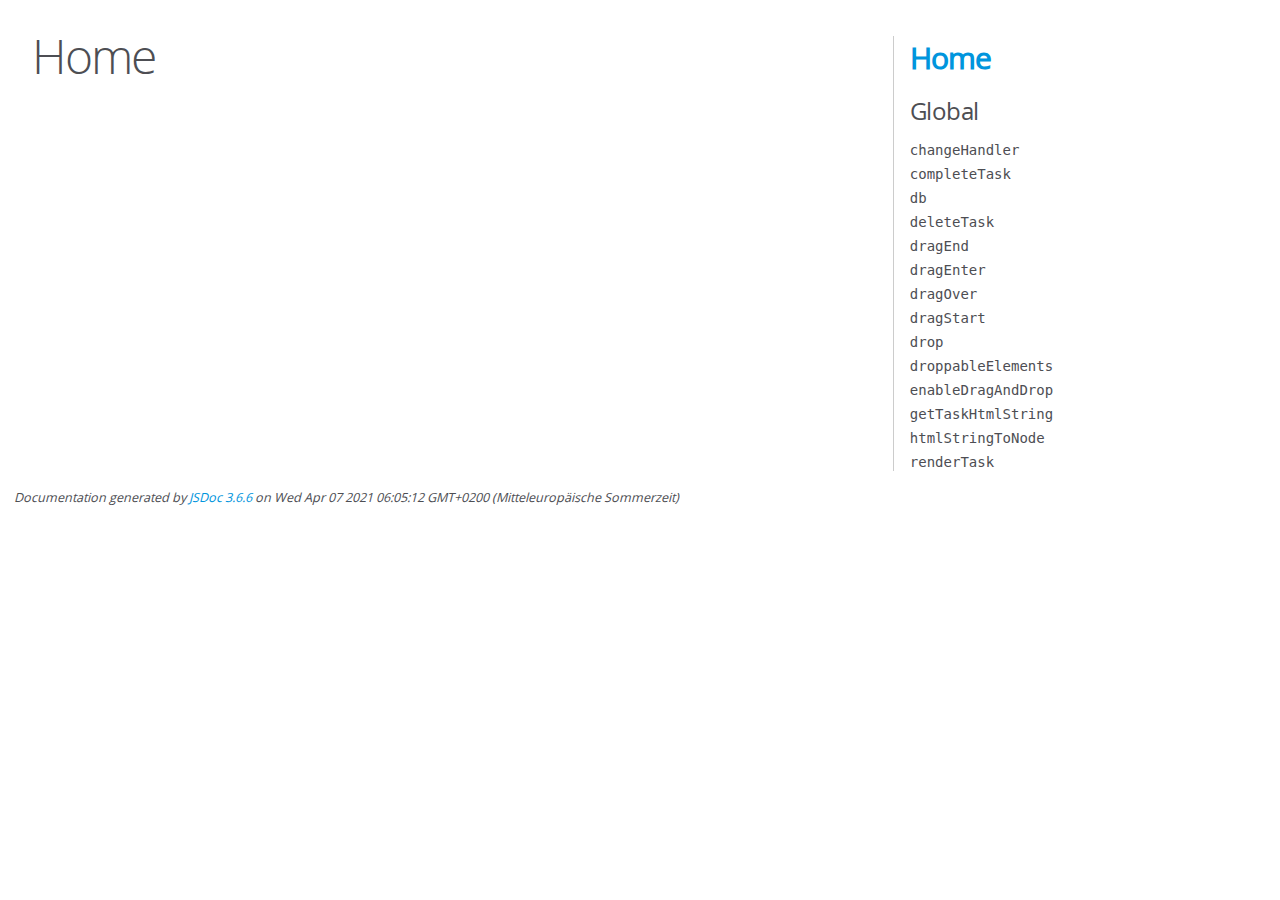
<file: docs/index.html>
<!DOCTYPE html>
<html lang="en">
<head>
    <meta charset="utf-8">
    <title>JSDoc: Home</title>

    <script src="scripts/prettify/prettify.js"> </script>
    <script src="scripts/prettify/lang-css.js"> </script>
    <!--[if lt IE 9]>
      <script src="//html5shiv.googlecode.com/svn/trunk/html5.js"></script>
    <![endif]-->
    <link type="text/css" rel="stylesheet" href="styles/prettify-tomorrow.css">
    <link type="text/css" rel="stylesheet" href="styles/jsdoc-default.css">
</head>

<body>

<div id="main">

    <h1 class="page-title">Home</h1>

    



    


    <h3> </h3>










    









</div>

<nav>
    <h2><a href="index.html">Home</a></h2><h3>Global</h3><ul><li><a href="global.html#changeHandler">changeHandler</a></li><li><a href="global.html#completeTask">completeTask</a></li><li><a href="global.html#db">db</a></li><li><a href="global.html#deleteTask">deleteTask</a></li><li><a href="global.html#dragEnd">dragEnd</a></li><li><a href="global.html#dragEnter">dragEnter</a></li><li><a href="global.html#dragOver">dragOver</a></li><li><a href="global.html#dragStart">dragStart</a></li><li><a href="global.html#drop">drop</a></li><li><a href="global.html#droppableElements">droppableElements</a></li><li><a href="global.html#enableDragAndDrop">enableDragAndDrop</a></li><li><a href="global.html#getTaskHtmlString">getTaskHtmlString</a></li><li><a href="global.html#htmlStringToNode">htmlStringToNode</a></li><li><a href="global.html#renderTask">renderTask</a></li></ul>
</nav>

<br class="clear">

<footer>
    Documentation generated by <a href="https://github.com/jsdoc/jsdoc">JSDoc 3.6.6</a> on Wed Apr 07 2021 06:05:12 GMT+0200 (Mitteleuropäische Sommerzeit)
</footer>

<script> prettyPrint(); </script>
<script src="scripts/linenumber.js"> </script>
</body>
</html>
</file>
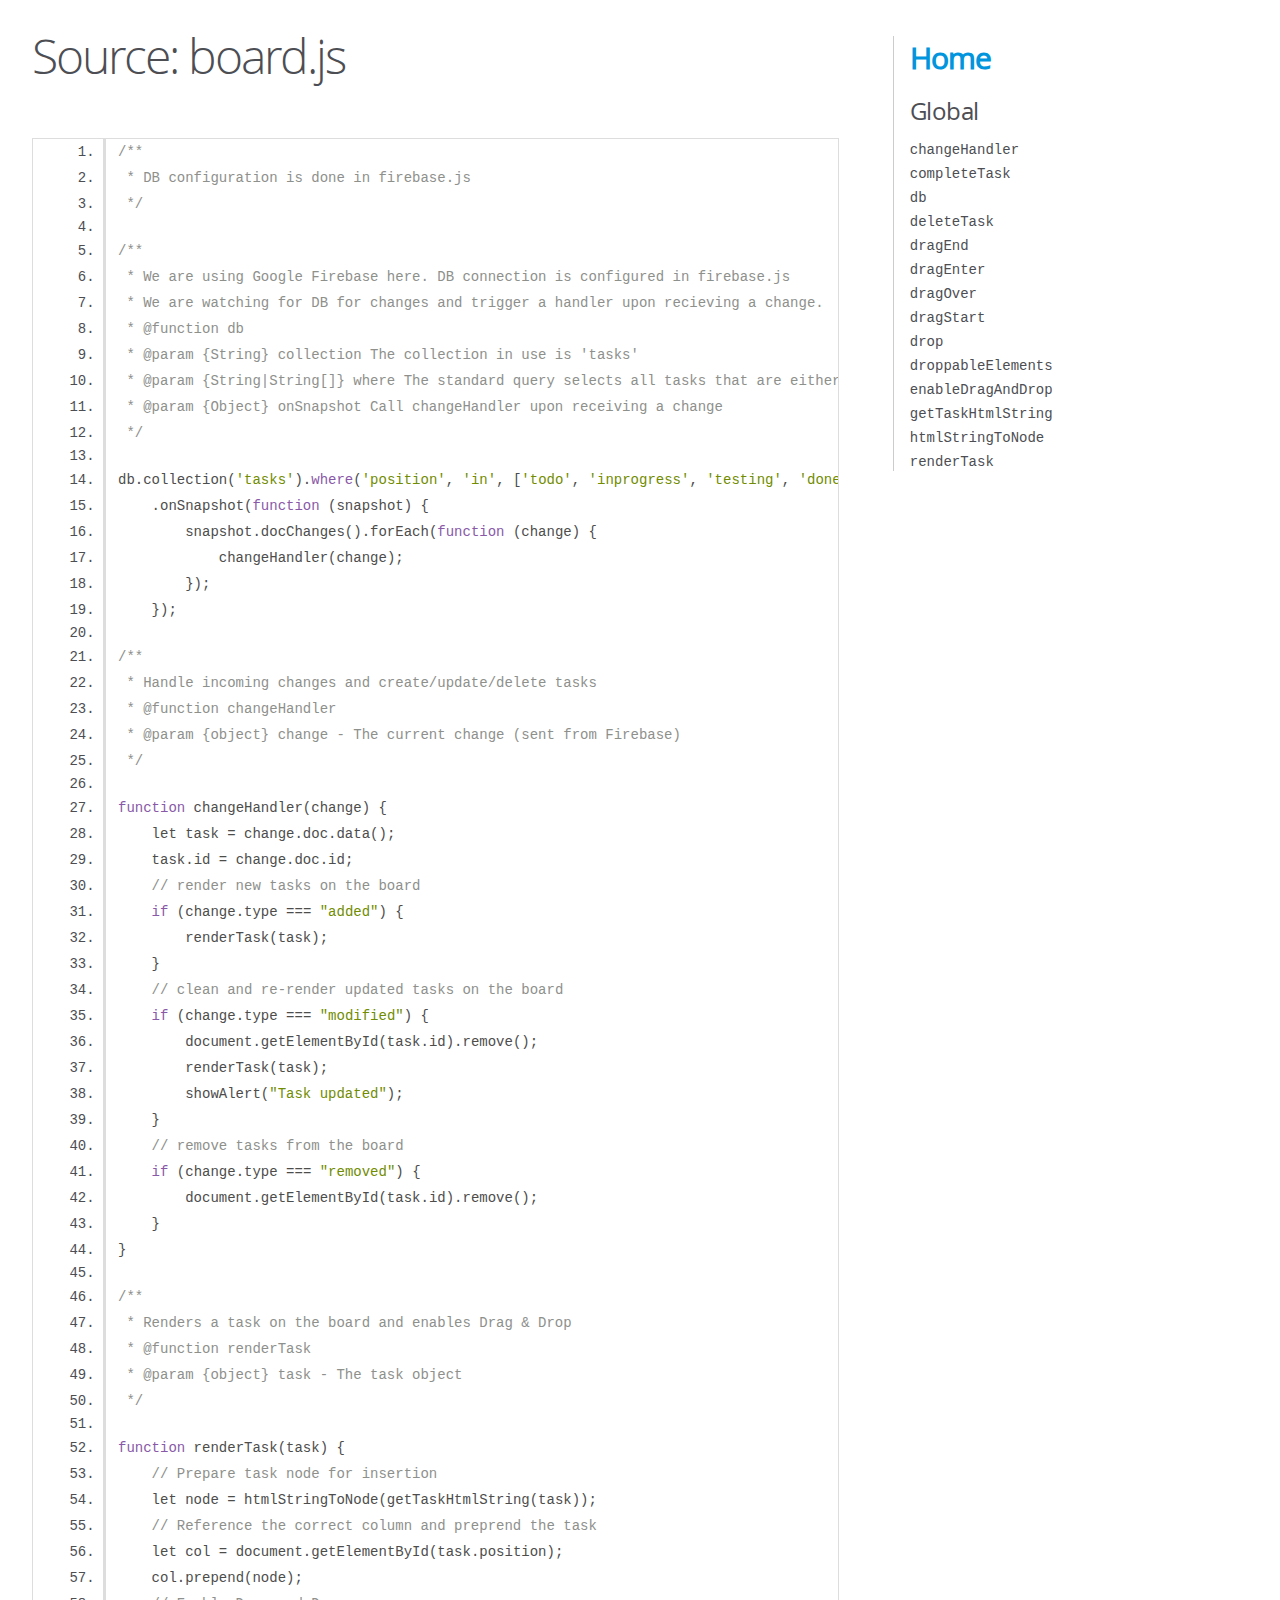
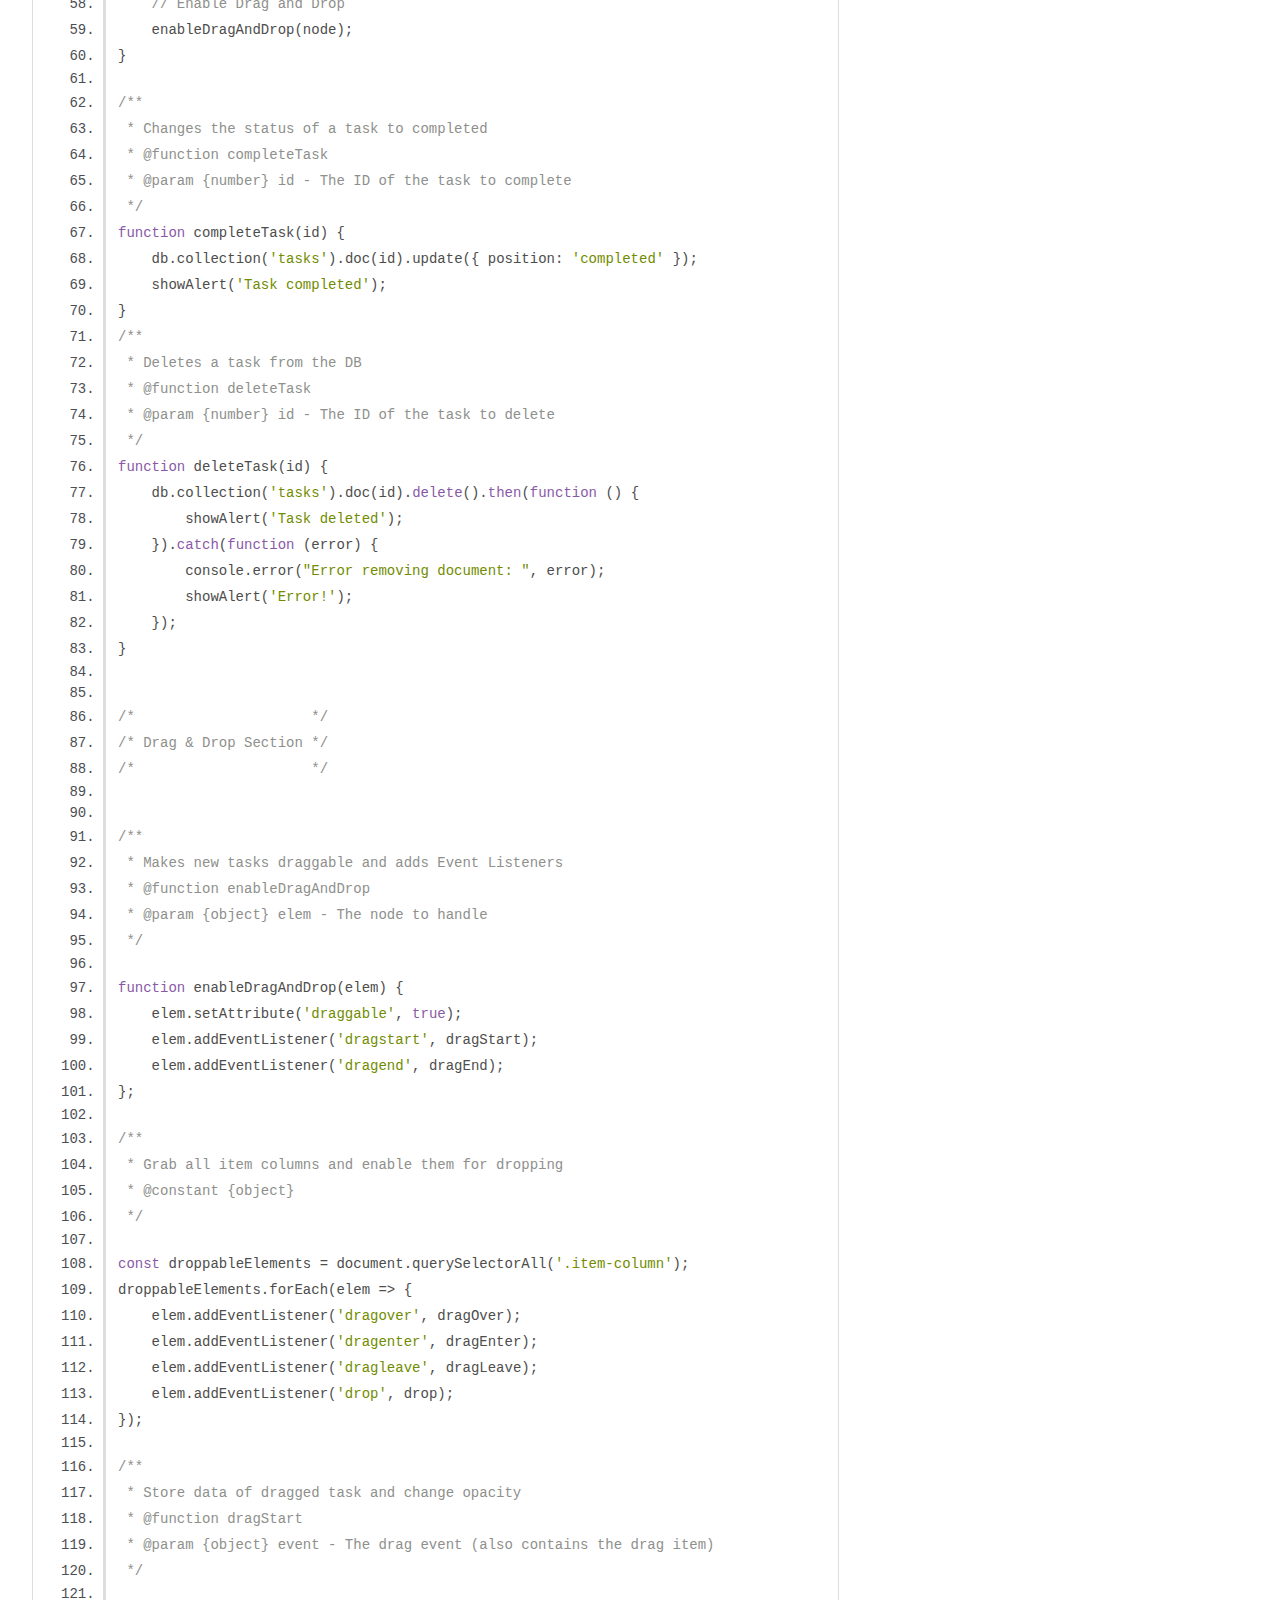
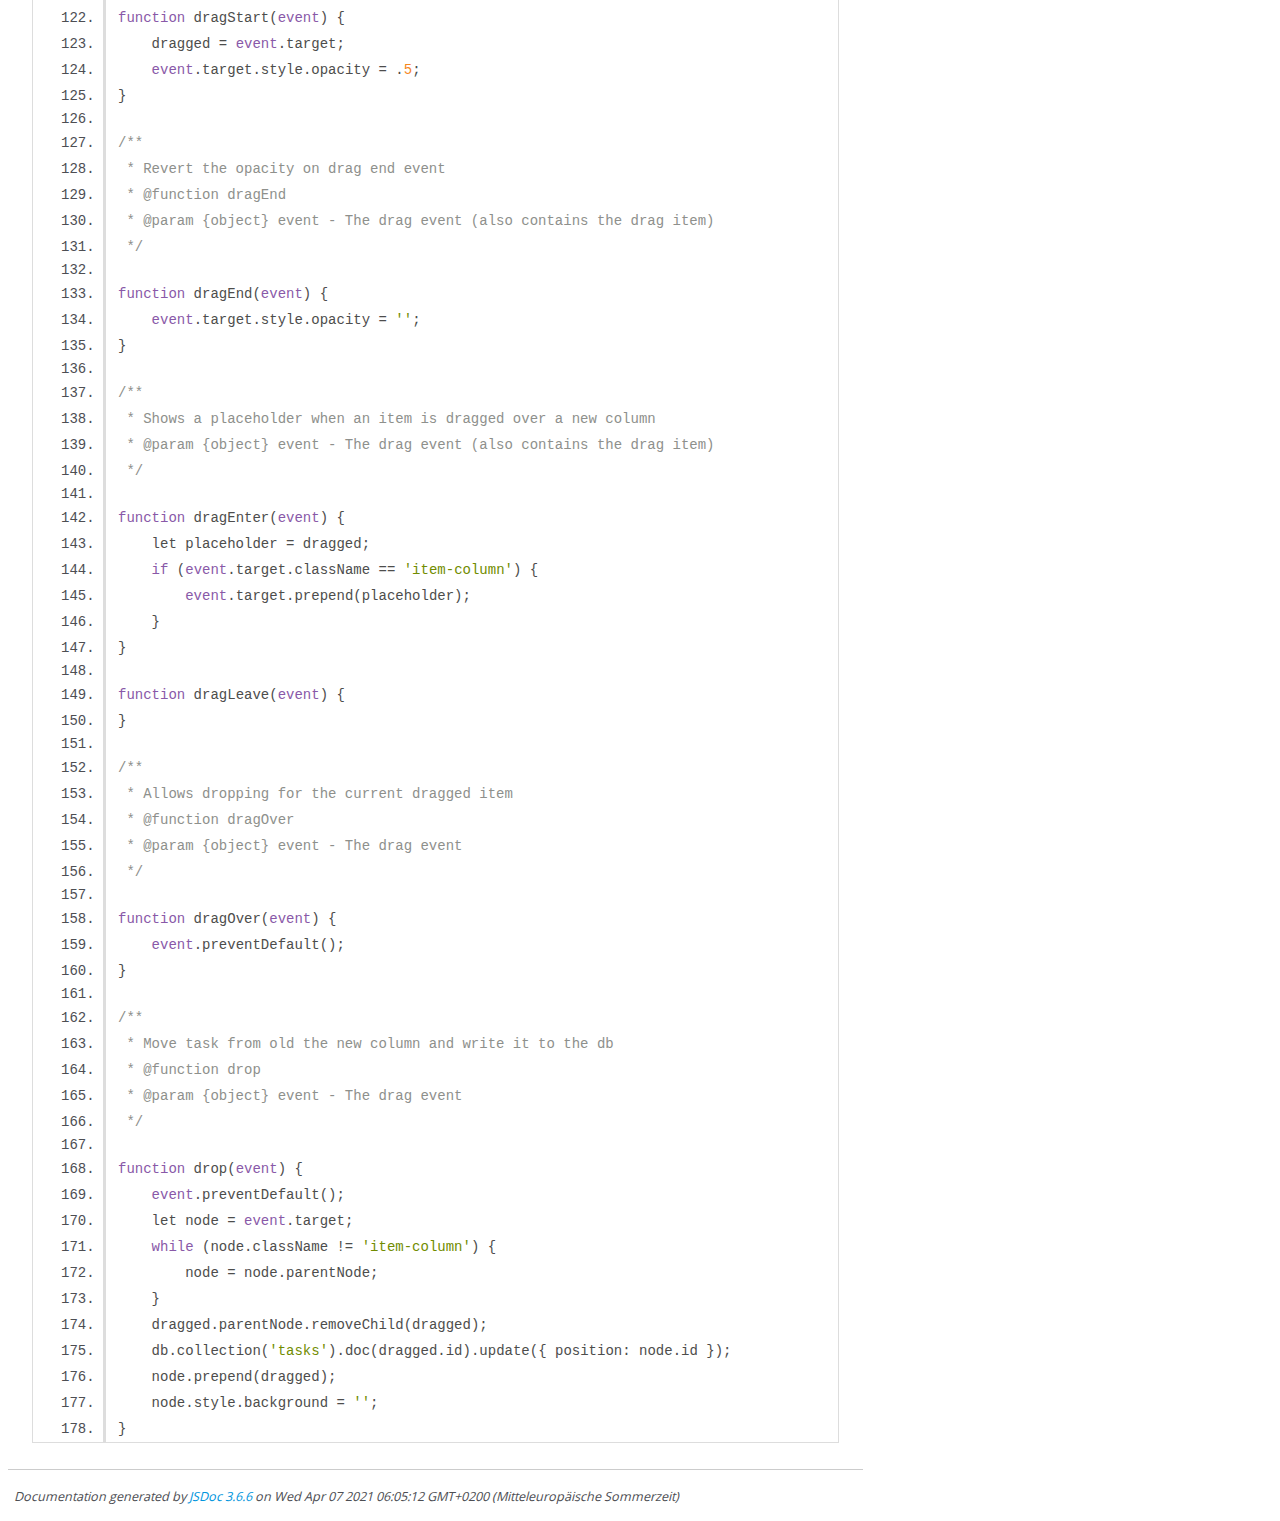
<file: docs/board.js.html>
<!DOCTYPE html>
<html lang="en">
<head>
    <meta charset="utf-8">
    <title>JSDoc: Source: board.js</title>

    <script src="scripts/prettify/prettify.js"> </script>
    <script src="scripts/prettify/lang-css.js"> </script>
    <!--[if lt IE 9]>
      <script src="//html5shiv.googlecode.com/svn/trunk/html5.js"></script>
    <![endif]-->
    <link type="text/css" rel="stylesheet" href="styles/prettify-tomorrow.css">
    <link type="text/css" rel="stylesheet" href="styles/jsdoc-default.css">
</head>

<body>

<div id="main">

    <h1 class="page-title">Source: board.js</h1>

    



    
    <section>
        <article>
            <pre class="prettyprint source linenums"><code>/**
 * DB configuration is done in firebase.js
 */

/**
 * We are using Google Firebase here. DB connection is configured in firebase.js
 * We are watching for DB for changes and trigger a handler upon recieving a change.
 * @function db
 * @param {String} collection The collection in use is 'tasks'
 * @param {String|String[]} where The standard query selects all tasks that are either in To Do, In Progress, Testing or Done
 * @param {Object} onSnapshot Call changeHandler upon receiving a change
 */

db.collection('tasks').where('position', 'in', ['todo', 'inprogress', 'testing', 'done'])
    .onSnapshot(function (snapshot) {
        snapshot.docChanges().forEach(function (change) {
            changeHandler(change);
        });
    });

/**
 * Handle incoming changes and create/update/delete tasks
 * @function changeHandler
 * @param {object} change - The current change (sent from Firebase)
 */

function changeHandler(change) {
    let task = change.doc.data();
    task.id = change.doc.id;
    // render new tasks on the board
    if (change.type === "added") {
        renderTask(task);
    }
    // clean and re-render updated tasks on the board
    if (change.type === "modified") {
        document.getElementById(task.id).remove();
        renderTask(task);
        showAlert("Task updated");
    }
    // remove tasks from the board
    if (change.type === "removed") {
        document.getElementById(task.id).remove();
    }
}

/**
 * Renders a task on the board and enables Drag &amp; Drop
 * @function renderTask
 * @param {object} task - The task object
 */

function renderTask(task) {
    // Prepare task node for insertion
    let node = htmlStringToNode(getTaskHtmlString(task));
    // Reference the correct column and preprend the task
    let col = document.getElementById(task.position);
    col.prepend(node);
    // Enable Drag and Drop
    enableDragAndDrop(node);
}

/**
 * Changes the status of a task to completed
 * @function completeTask
 * @param {number} id - The ID of the task to complete
 */
function completeTask(id) {
    db.collection('tasks').doc(id).update({ position: 'completed' });
    showAlert('Task completed');
}
/**
 * Deletes a task from the DB
 * @function deleteTask
 * @param {number} id - The ID of the task to delete
 */
function deleteTask(id) {
    db.collection('tasks').doc(id).delete().then(function () {
        showAlert('Task deleted');
    }).catch(function (error) {
        console.error("Error removing document: ", error);
        showAlert('Error!');
    });
}


/*                     */
/* Drag &amp; Drop Section */
/*                     */


/**
 * Makes new tasks draggable and adds Event Listeners
 * @function enableDragAndDrop
 * @param {object} elem - The node to handle
 */

function enableDragAndDrop(elem) {
    elem.setAttribute('draggable', true);
    elem.addEventListener('dragstart', dragStart);
    elem.addEventListener('dragend', dragEnd);
};

/**
 * Grab all item columns and enable them for dropping
 * @constant {object} 
 */

const droppableElements = document.querySelectorAll('.item-column');
droppableElements.forEach(elem => {
    elem.addEventListener('dragover', dragOver);
    elem.addEventListener('dragenter', dragEnter);
    elem.addEventListener('dragleave', dragLeave);
    elem.addEventListener('drop', drop);
});

/**
 * Store data of dragged task and change opacity
 * @function dragStart
 * @param {object} event - The drag event (also contains the drag item)
 */

function dragStart(event) {
    dragged = event.target;
    event.target.style.opacity = .5;
}

/**
 * Revert the opacity on drag end event
 * @function dragEnd
 * @param {object} event - The drag event (also contains the drag item)
 */

function dragEnd(event) {
    event.target.style.opacity = '';
}

/**
 * Shows a placeholder when an item is dragged over a new column
 * @param {object} event - The drag event (also contains the drag item)
 */

function dragEnter(event) {
    let placeholder = dragged;
    if (event.target.className == 'item-column') {
        event.target.prepend(placeholder);
    }
}

function dragLeave(event) {
}

/**
 * Allows dropping for the current dragged item
 * @function dragOver
 * @param {object} event - The drag event
 */

function dragOver(event) {
    event.preventDefault();
}

/**
 * Move task from old the new column and write it to the db
 * @function drop
 * @param {object} event - The drag event
 */

function drop(event) {
    event.preventDefault();
    let node = event.target;
    while (node.className != 'item-column') {
        node = node.parentNode;
    }
    dragged.parentNode.removeChild(dragged);
    db.collection('tasks').doc(dragged.id).update({ position: node.id });
    node.prepend(dragged);
    node.style.background = '';
}</code></pre>
        </article>
    </section>




</div>

<nav>
    <h2><a href="index.html">Home</a></h2><h3>Global</h3><ul><li><a href="global.html#changeHandler">changeHandler</a></li><li><a href="global.html#completeTask">completeTask</a></li><li><a href="global.html#db">db</a></li><li><a href="global.html#deleteTask">deleteTask</a></li><li><a href="global.html#dragEnd">dragEnd</a></li><li><a href="global.html#dragEnter">dragEnter</a></li><li><a href="global.html#dragOver">dragOver</a></li><li><a href="global.html#dragStart">dragStart</a></li><li><a href="global.html#drop">drop</a></li><li><a href="global.html#droppableElements">droppableElements</a></li><li><a href="global.html#enableDragAndDrop">enableDragAndDrop</a></li><li><a href="global.html#getTaskHtmlString">getTaskHtmlString</a></li><li><a href="global.html#htmlStringToNode">htmlStringToNode</a></li><li><a href="global.html#renderTask">renderTask</a></li></ul>
</nav>

<br class="clear">

<footer>
    Documentation generated by <a href="https://github.com/jsdoc/jsdoc">JSDoc 3.6.6</a> on Wed Apr 07 2021 06:05:12 GMT+0200 (Mitteleuropäische Sommerzeit)
</footer>

<script> prettyPrint(); </script>
<script src="scripts/linenumber.js"> </script>
</body>
</html>
</file>
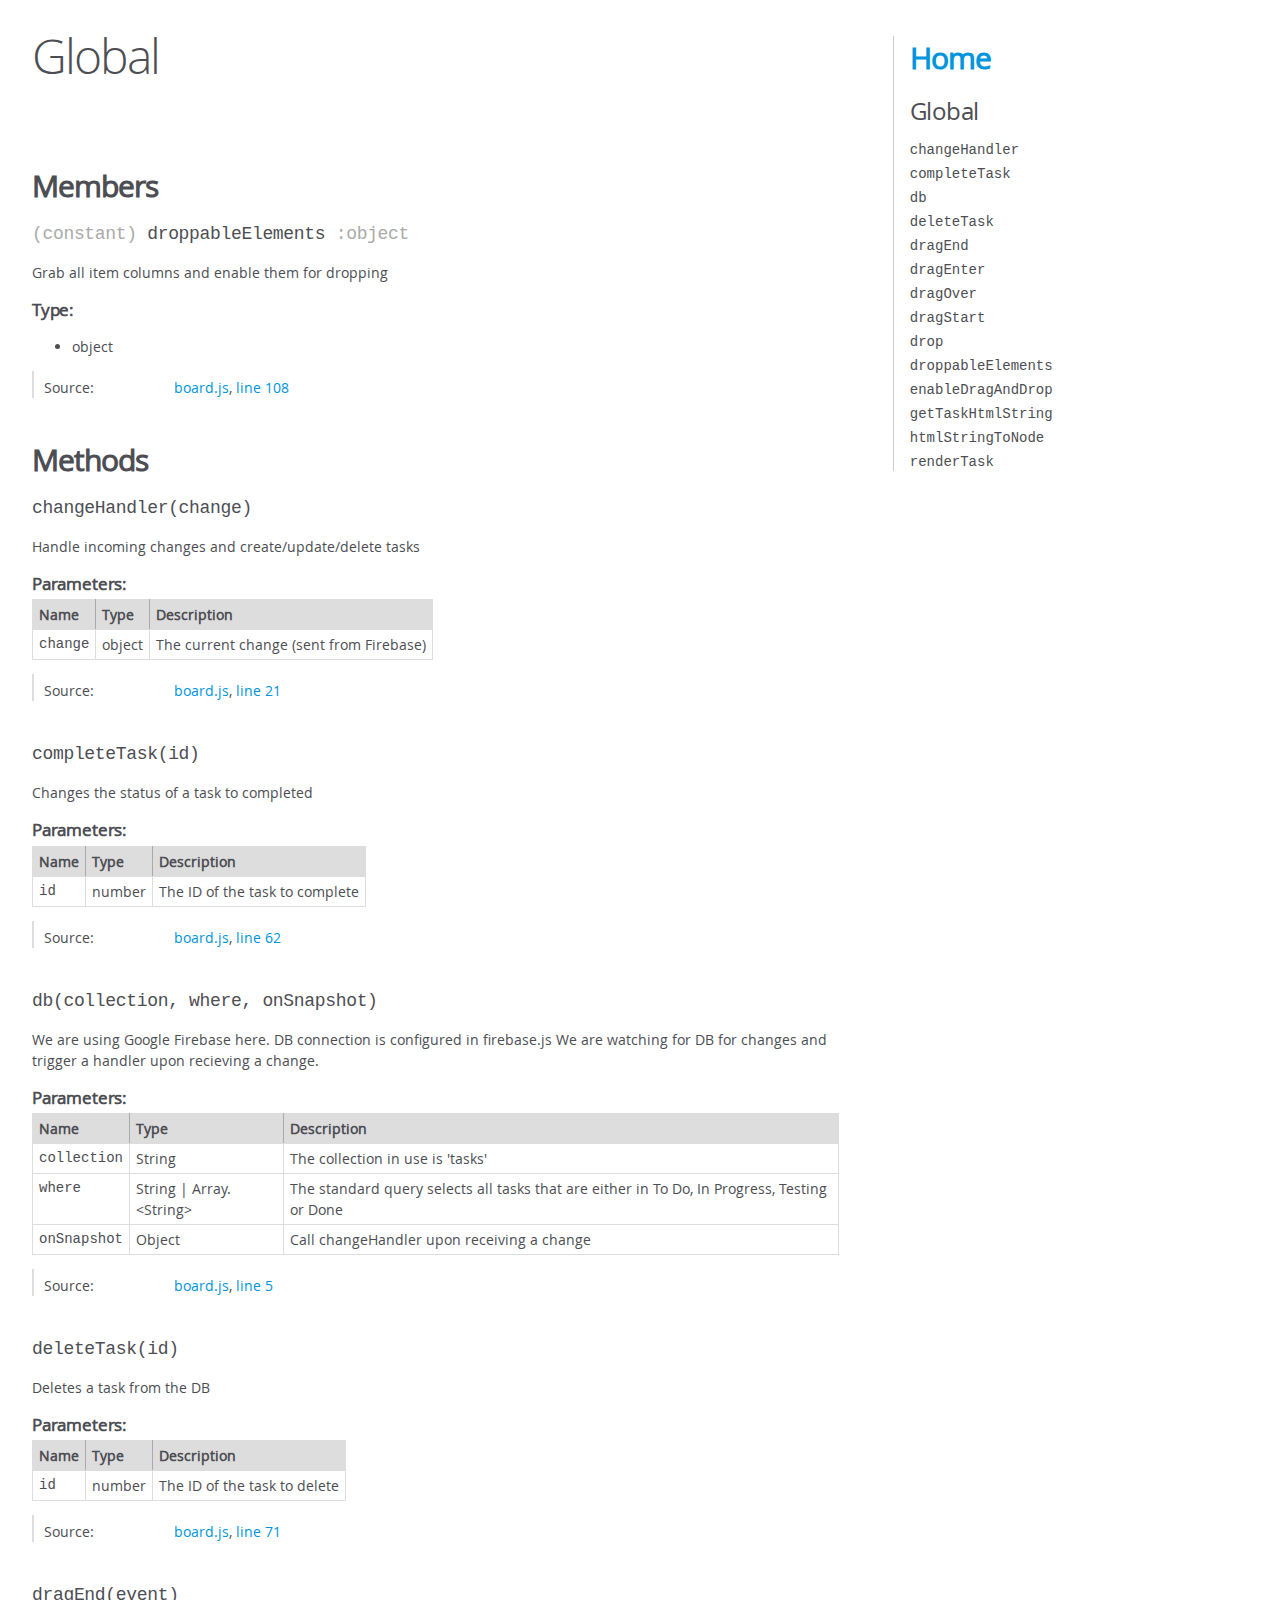
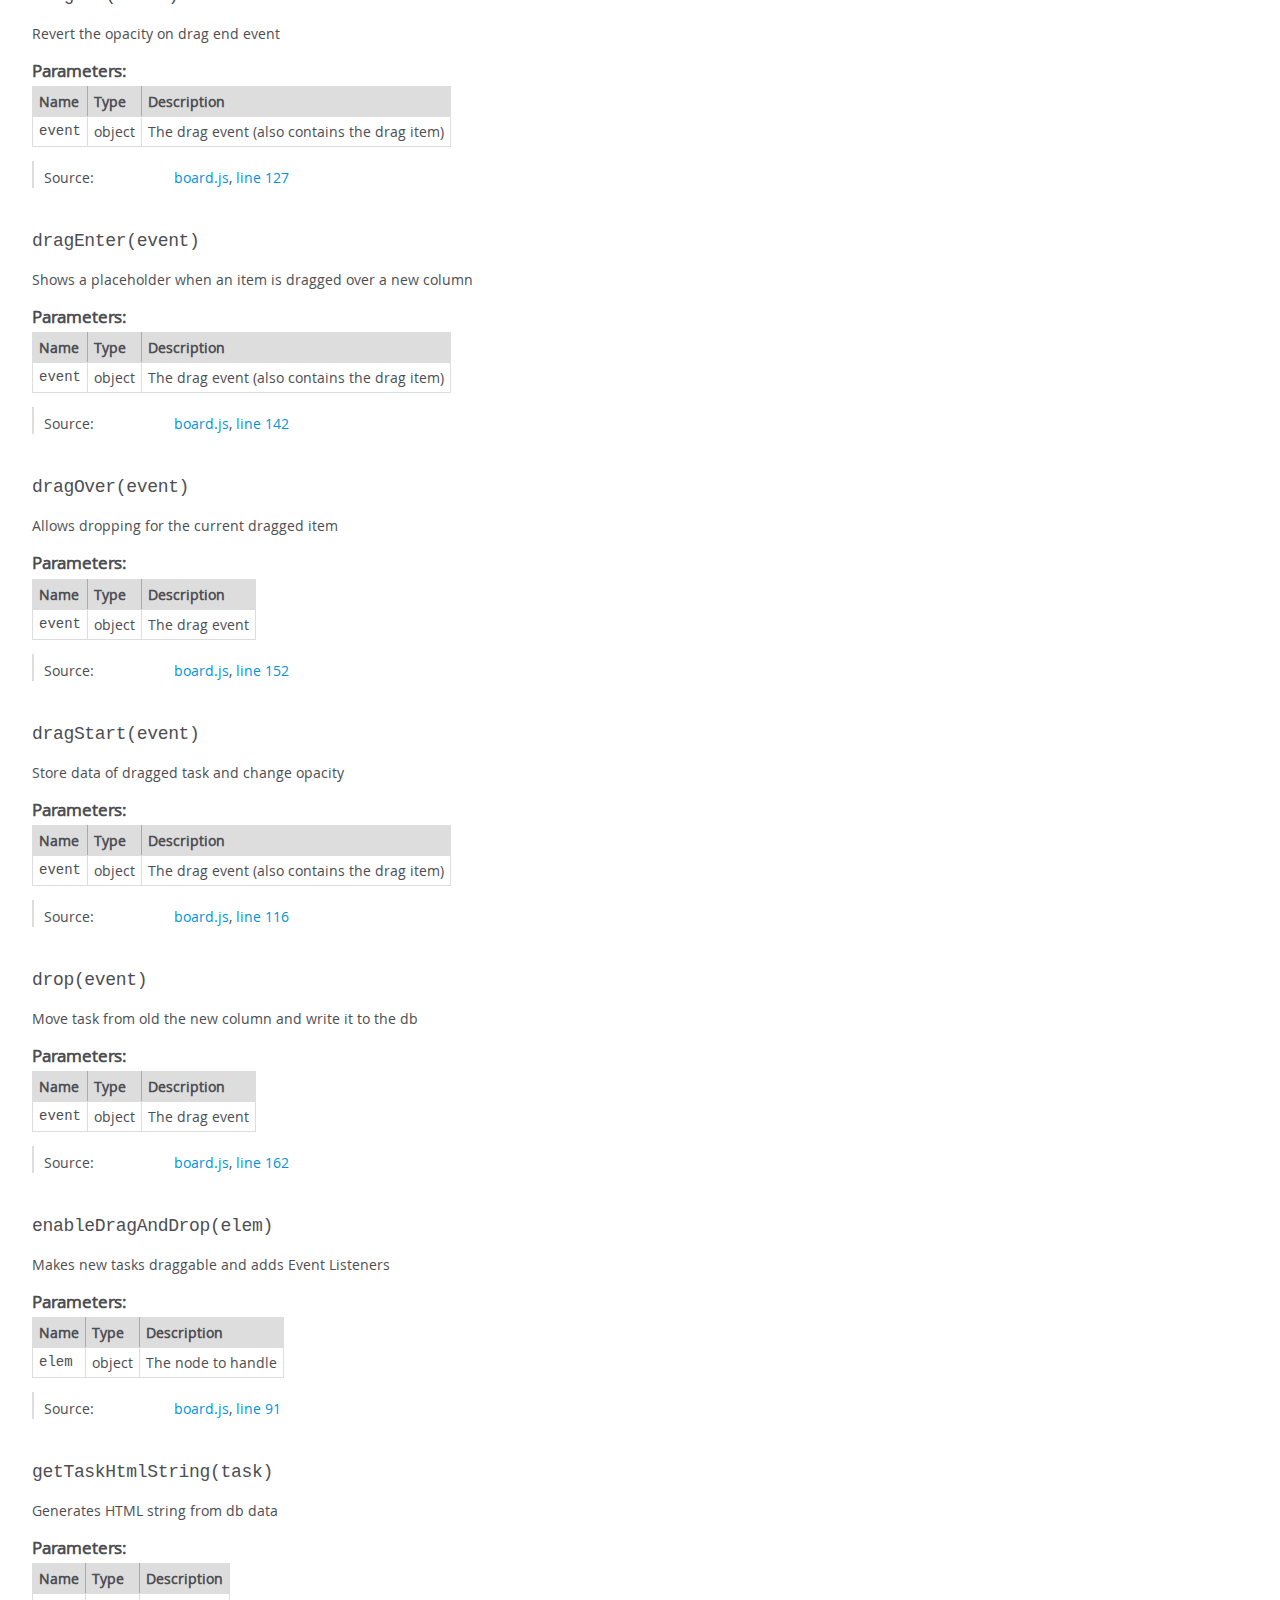
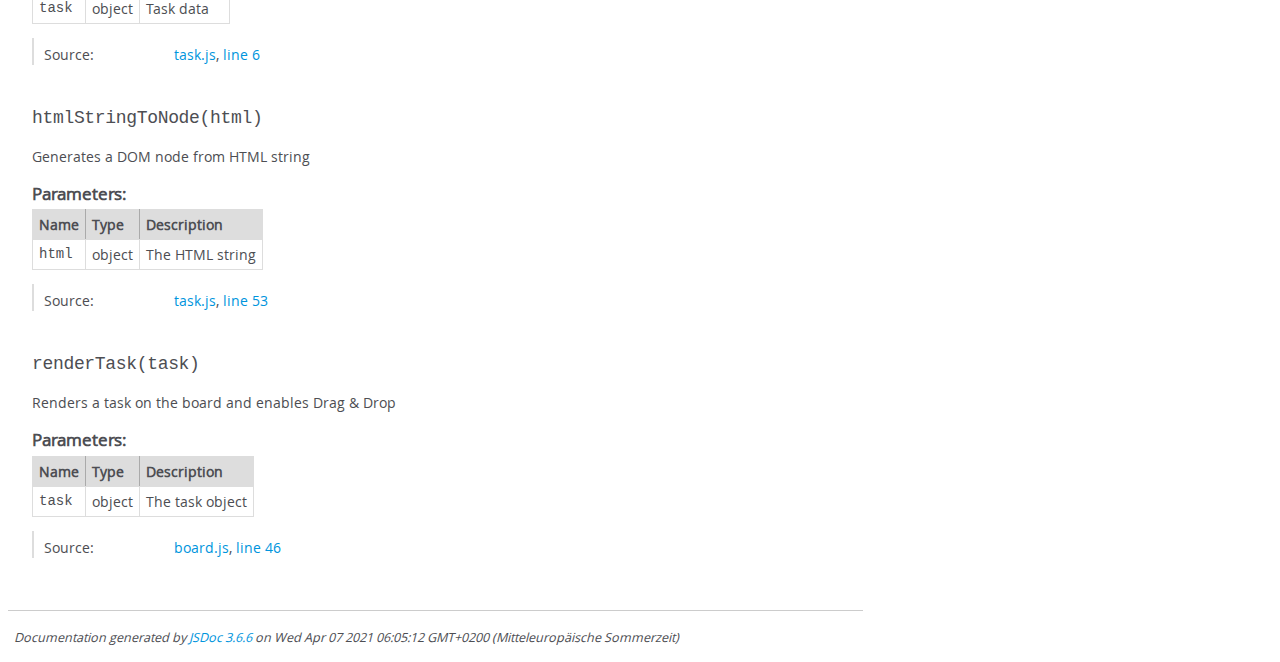
<file: docs/global.html>
<!DOCTYPE html>
<html lang="en">
<head>
    <meta charset="utf-8">
    <title>JSDoc: Global</title>

    <script src="scripts/prettify/prettify.js"> </script>
    <script src="scripts/prettify/lang-css.js"> </script>
    <!--[if lt IE 9]>
      <script src="//html5shiv.googlecode.com/svn/trunk/html5.js"></script>
    <![endif]-->
    <link type="text/css" rel="stylesheet" href="styles/prettify-tomorrow.css">
    <link type="text/css" rel="stylesheet" href="styles/jsdoc-default.css">
</head>

<body>

<div id="main">

    <h1 class="page-title">Global</h1>

    




<section>

<header>
    
        <h2></h2>
        
    
</header>

<article>
    <div class="container-overview">
    
        

        


<dl class="details">

    

    

    

    

    

    

    

    

    

    

    

    

    

    

    

    
</dl>


        
    
    </div>

    

    

    

    

    

    

    
        <h3 class="subsection-title">Members</h3>

        
            
<h4 class="name" id="droppableElements"><span class="type-signature">(constant) </span>droppableElements<span class="type-signature"> :object</span></h4>




<div class="description">
    <p>Grab all item columns and enable them for dropping</p>
</div>



    <h5>Type:</h5>
    <ul>
        <li>
            
<span class="param-type">object</span>


        </li>
    </ul>





<dl class="details">

    

    

    

    

    

    

    

    

    

    

    

    

    
    <dt class="tag-source">Source:</dt>
    <dd class="tag-source"><ul class="dummy"><li>
        <a href="board.js.html">board.js</a>, <a href="board.js.html#line108">line 108</a>
    </li></ul></dd>
    

    

    

    
</dl>






        
    

    
        <h3 class="subsection-title">Methods</h3>

        
            

    

    
    <h4 class="name" id="changeHandler"><span class="type-signature"></span>changeHandler<span class="signature">(change)</span><span class="type-signature"></span></h4>
    

    



<div class="description">
    <p>Handle incoming changes and create/update/delete tasks</p>
</div>









    <h5>Parameters:</h5>
    

<table class="params">
    <thead>
    <tr>
        
        <th>Name</th>
        

        <th>Type</th>

        

        

        <th class="last">Description</th>
    </tr>
    </thead>

    <tbody>
    

        <tr>
            
                <td class="name"><code>change</code></td>
            

            <td class="type">
            
                
<span class="param-type">object</span>


            
            </td>

            

            

            <td class="description last"><p>The current change (sent from Firebase)</p></td>
        </tr>

    
    </tbody>
</table>






<dl class="details">

    

    

    

    

    

    

    

    

    

    

    

    

    
    <dt class="tag-source">Source:</dt>
    <dd class="tag-source"><ul class="dummy"><li>
        <a href="board.js.html">board.js</a>, <a href="board.js.html#line21">line 21</a>
    </li></ul></dd>
    

    

    

    
</dl>




















        
            

    

    
    <h4 class="name" id="completeTask"><span class="type-signature"></span>completeTask<span class="signature">(id)</span><span class="type-signature"></span></h4>
    

    



<div class="description">
    <p>Changes the status of a task to completed</p>
</div>









    <h5>Parameters:</h5>
    

<table class="params">
    <thead>
    <tr>
        
        <th>Name</th>
        

        <th>Type</th>

        

        

        <th class="last">Description</th>
    </tr>
    </thead>

    <tbody>
    

        <tr>
            
                <td class="name"><code>id</code></td>
            

            <td class="type">
            
                
<span class="param-type">number</span>


            
            </td>

            

            

            <td class="description last"><p>The ID of the task to complete</p></td>
        </tr>

    
    </tbody>
</table>






<dl class="details">

    

    

    

    

    

    

    

    

    

    

    

    

    
    <dt class="tag-source">Source:</dt>
    <dd class="tag-source"><ul class="dummy"><li>
        <a href="board.js.html">board.js</a>, <a href="board.js.html#line62">line 62</a>
    </li></ul></dd>
    

    

    

    
</dl>




















        
            

    

    
    <h4 class="name" id="db"><span class="type-signature"></span>db<span class="signature">(collection, where, onSnapshot)</span><span class="type-signature"></span></h4>
    

    



<div class="description">
    <p>We are using Google Firebase here. DB connection is configured in firebase.js
We are watching for DB for changes and trigger a handler upon recieving a change.</p>
</div>









    <h5>Parameters:</h5>
    

<table class="params">
    <thead>
    <tr>
        
        <th>Name</th>
        

        <th>Type</th>

        

        

        <th class="last">Description</th>
    </tr>
    </thead>

    <tbody>
    

        <tr>
            
                <td class="name"><code>collection</code></td>
            

            <td class="type">
            
                
<span class="param-type">String</span>


            
            </td>

            

            

            <td class="description last"><p>The collection in use is 'tasks'</p></td>
        </tr>

    

        <tr>
            
                <td class="name"><code>where</code></td>
            

            <td class="type">
            
                
<span class="param-type">String</span>
|

<span class="param-type">Array.&lt;String></span>


            
            </td>

            

            

            <td class="description last"><p>The standard query selects all tasks that are either in To Do, In Progress, Testing or Done</p></td>
        </tr>

    

        <tr>
            
                <td class="name"><code>onSnapshot</code></td>
            

            <td class="type">
            
                
<span class="param-type">Object</span>


            
            </td>

            

            

            <td class="description last"><p>Call changeHandler upon receiving a change</p></td>
        </tr>

    
    </tbody>
</table>






<dl class="details">

    

    

    

    

    

    

    

    

    

    

    

    

    
    <dt class="tag-source">Source:</dt>
    <dd class="tag-source"><ul class="dummy"><li>
        <a href="board.js.html">board.js</a>, <a href="board.js.html#line5">line 5</a>
    </li></ul></dd>
    

    

    

    
</dl>




















        
            

    

    
    <h4 class="name" id="deleteTask"><span class="type-signature"></span>deleteTask<span class="signature">(id)</span><span class="type-signature"></span></h4>
    

    



<div class="description">
    <p>Deletes a task from the DB</p>
</div>









    <h5>Parameters:</h5>
    

<table class="params">
    <thead>
    <tr>
        
        <th>Name</th>
        

        <th>Type</th>

        

        

        <th class="last">Description</th>
    </tr>
    </thead>

    <tbody>
    

        <tr>
            
                <td class="name"><code>id</code></td>
            

            <td class="type">
            
                
<span class="param-type">number</span>


            
            </td>

            

            

            <td class="description last"><p>The ID of the task to delete</p></td>
        </tr>

    
    </tbody>
</table>






<dl class="details">

    

    

    

    

    

    

    

    

    

    

    

    

    
    <dt class="tag-source">Source:</dt>
    <dd class="tag-source"><ul class="dummy"><li>
        <a href="board.js.html">board.js</a>, <a href="board.js.html#line71">line 71</a>
    </li></ul></dd>
    

    

    

    
</dl>




















        
            

    

    
    <h4 class="name" id="dragEnd"><span class="type-signature"></span>dragEnd<span class="signature">(event)</span><span class="type-signature"></span></h4>
    

    



<div class="description">
    <p>Revert the opacity on drag end event</p>
</div>









    <h5>Parameters:</h5>
    

<table class="params">
    <thead>
    <tr>
        
        <th>Name</th>
        

        <th>Type</th>

        

        

        <th class="last">Description</th>
    </tr>
    </thead>

    <tbody>
    

        <tr>
            
                <td class="name"><code>event</code></td>
            

            <td class="type">
            
                
<span class="param-type">object</span>


            
            </td>

            

            

            <td class="description last"><p>The drag event (also contains the drag item)</p></td>
        </tr>

    
    </tbody>
</table>






<dl class="details">

    

    

    

    

    

    

    

    

    

    

    

    

    
    <dt class="tag-source">Source:</dt>
    <dd class="tag-source"><ul class="dummy"><li>
        <a href="board.js.html">board.js</a>, <a href="board.js.html#line127">line 127</a>
    </li></ul></dd>
    

    

    

    
</dl>




















        
            

    

    
    <h4 class="name" id="dragEnter"><span class="type-signature"></span>dragEnter<span class="signature">(event)</span><span class="type-signature"></span></h4>
    

    



<div class="description">
    <p>Shows a placeholder when an item is dragged over a new column</p>
</div>









    <h5>Parameters:</h5>
    

<table class="params">
    <thead>
    <tr>
        
        <th>Name</th>
        

        <th>Type</th>

        

        

        <th class="last">Description</th>
    </tr>
    </thead>

    <tbody>
    

        <tr>
            
                <td class="name"><code>event</code></td>
            

            <td class="type">
            
                
<span class="param-type">object</span>


            
            </td>

            

            

            <td class="description last"><p>The drag event (also contains the drag item)</p></td>
        </tr>

    
    </tbody>
</table>






<dl class="details">

    

    

    

    

    

    

    

    

    

    

    

    

    
    <dt class="tag-source">Source:</dt>
    <dd class="tag-source"><ul class="dummy"><li>
        <a href="board.js.html">board.js</a>, <a href="board.js.html#line142">line 142</a>
    </li></ul></dd>
    

    

    

    
</dl>




















        
            

    

    
    <h4 class="name" id="dragOver"><span class="type-signature"></span>dragOver<span class="signature">(event)</span><span class="type-signature"></span></h4>
    

    



<div class="description">
    <p>Allows dropping for the current dragged item</p>
</div>









    <h5>Parameters:</h5>
    

<table class="params">
    <thead>
    <tr>
        
        <th>Name</th>
        

        <th>Type</th>

        

        

        <th class="last">Description</th>
    </tr>
    </thead>

    <tbody>
    

        <tr>
            
                <td class="name"><code>event</code></td>
            

            <td class="type">
            
                
<span class="param-type">object</span>


            
            </td>

            

            

            <td class="description last"><p>The drag event</p></td>
        </tr>

    
    </tbody>
</table>






<dl class="details">

    

    

    

    

    

    

    

    

    

    

    

    

    
    <dt class="tag-source">Source:</dt>
    <dd class="tag-source"><ul class="dummy"><li>
        <a href="board.js.html">board.js</a>, <a href="board.js.html#line152">line 152</a>
    </li></ul></dd>
    

    

    

    
</dl>




















        
            

    

    
    <h4 class="name" id="dragStart"><span class="type-signature"></span>dragStart<span class="signature">(event)</span><span class="type-signature"></span></h4>
    

    



<div class="description">
    <p>Store data of dragged task and change opacity</p>
</div>









    <h5>Parameters:</h5>
    

<table class="params">
    <thead>
    <tr>
        
        <th>Name</th>
        

        <th>Type</th>

        

        

        <th class="last">Description</th>
    </tr>
    </thead>

    <tbody>
    

        <tr>
            
                <td class="name"><code>event</code></td>
            

            <td class="type">
            
                
<span class="param-type">object</span>


            
            </td>

            

            

            <td class="description last"><p>The drag event (also contains the drag item)</p></td>
        </tr>

    
    </tbody>
</table>






<dl class="details">

    

    

    

    

    

    

    

    

    

    

    

    

    
    <dt class="tag-source">Source:</dt>
    <dd class="tag-source"><ul class="dummy"><li>
        <a href="board.js.html">board.js</a>, <a href="board.js.html#line116">line 116</a>
    </li></ul></dd>
    

    

    

    
</dl>




















        
            

    

    
    <h4 class="name" id="drop"><span class="type-signature"></span>drop<span class="signature">(event)</span><span class="type-signature"></span></h4>
    

    



<div class="description">
    <p>Move task from old the new column and write it to the db</p>
</div>









    <h5>Parameters:</h5>
    

<table class="params">
    <thead>
    <tr>
        
        <th>Name</th>
        

        <th>Type</th>

        

        

        <th class="last">Description</th>
    </tr>
    </thead>

    <tbody>
    

        <tr>
            
                <td class="name"><code>event</code></td>
            

            <td class="type">
            
                
<span class="param-type">object</span>


            
            </td>

            

            

            <td class="description last"><p>The drag event</p></td>
        </tr>

    
    </tbody>
</table>






<dl class="details">

    

    

    

    

    

    

    

    

    

    

    

    

    
    <dt class="tag-source">Source:</dt>
    <dd class="tag-source"><ul class="dummy"><li>
        <a href="board.js.html">board.js</a>, <a href="board.js.html#line162">line 162</a>
    </li></ul></dd>
    

    

    

    
</dl>




















        
            

    

    
    <h4 class="name" id="enableDragAndDrop"><span class="type-signature"></span>enableDragAndDrop<span class="signature">(elem)</span><span class="type-signature"></span></h4>
    

    



<div class="description">
    <p>Makes new tasks draggable and adds Event Listeners</p>
</div>









    <h5>Parameters:</h5>
    

<table class="params">
    <thead>
    <tr>
        
        <th>Name</th>
        

        <th>Type</th>

        

        

        <th class="last">Description</th>
    </tr>
    </thead>

    <tbody>
    

        <tr>
            
                <td class="name"><code>elem</code></td>
            

            <td class="type">
            
                
<span class="param-type">object</span>


            
            </td>

            

            

            <td class="description last"><p>The node to handle</p></td>
        </tr>

    
    </tbody>
</table>






<dl class="details">

    

    

    

    

    

    

    

    

    

    

    

    

    
    <dt class="tag-source">Source:</dt>
    <dd class="tag-source"><ul class="dummy"><li>
        <a href="board.js.html">board.js</a>, <a href="board.js.html#line91">line 91</a>
    </li></ul></dd>
    

    

    

    
</dl>




















        
            

    

    
    <h4 class="name" id="getTaskHtmlString"><span class="type-signature"></span>getTaskHtmlString<span class="signature">(task)</span><span class="type-signature"></span></h4>
    

    



<div class="description">
    <p>Generates HTML string from db data</p>
</div>









    <h5>Parameters:</h5>
    

<table class="params">
    <thead>
    <tr>
        
        <th>Name</th>
        

        <th>Type</th>

        

        

        <th class="last">Description</th>
    </tr>
    </thead>

    <tbody>
    

        <tr>
            
                <td class="name"><code>task</code></td>
            

            <td class="type">
            
                
<span class="param-type">object</span>


            
            </td>

            

            

            <td class="description last"><p>Task data</p></td>
        </tr>

    
    </tbody>
</table>






<dl class="details">

    

    

    

    

    

    

    

    

    

    

    

    

    
    <dt class="tag-source">Source:</dt>
    <dd class="tag-source"><ul class="dummy"><li>
        <a href="task.js.html">task.js</a>, <a href="task.js.html#line6">line 6</a>
    </li></ul></dd>
    

    

    

    
</dl>




















        
            

    

    
    <h4 class="name" id="htmlStringToNode"><span class="type-signature"></span>htmlStringToNode<span class="signature">(html)</span><span class="type-signature"></span></h4>
    

    



<div class="description">
    <p>Generates a DOM node from HTML string</p>
</div>









    <h5>Parameters:</h5>
    

<table class="params">
    <thead>
    <tr>
        
        <th>Name</th>
        

        <th>Type</th>

        

        

        <th class="last">Description</th>
    </tr>
    </thead>

    <tbody>
    

        <tr>
            
                <td class="name"><code>html</code></td>
            

            <td class="type">
            
                
<span class="param-type">object</span>


            
            </td>

            

            

            <td class="description last"><p>The HTML string</p></td>
        </tr>

    
    </tbody>
</table>






<dl class="details">

    

    

    

    

    

    

    

    

    

    

    

    

    
    <dt class="tag-source">Source:</dt>
    <dd class="tag-source"><ul class="dummy"><li>
        <a href="task.js.html">task.js</a>, <a href="task.js.html#line53">line 53</a>
    </li></ul></dd>
    

    

    

    
</dl>




















        
            

    

    
    <h4 class="name" id="renderTask"><span class="type-signature"></span>renderTask<span class="signature">(task)</span><span class="type-signature"></span></h4>
    

    



<div class="description">
    <p>Renders a task on the board and enables Drag &amp; Drop</p>
</div>









    <h5>Parameters:</h5>
    

<table class="params">
    <thead>
    <tr>
        
        <th>Name</th>
        

        <th>Type</th>

        

        

        <th class="last">Description</th>
    </tr>
    </thead>

    <tbody>
    

        <tr>
            
                <td class="name"><code>task</code></td>
            

            <td class="type">
            
                
<span class="param-type">object</span>


            
            </td>

            

            

            <td class="description last"><p>The task object</p></td>
        </tr>

    
    </tbody>
</table>






<dl class="details">

    

    

    

    

    

    

    

    

    

    

    

    

    
    <dt class="tag-source">Source:</dt>
    <dd class="tag-source"><ul class="dummy"><li>
        <a href="board.js.html">board.js</a>, <a href="board.js.html#line46">line 46</a>
    </li></ul></dd>
    

    

    

    
</dl>




















        
    

    

    
</article>

</section>




</div>

<nav>
    <h2><a href="index.html">Home</a></h2><h3>Global</h3><ul><li><a href="global.html#changeHandler">changeHandler</a></li><li><a href="global.html#completeTask">completeTask</a></li><li><a href="global.html#db">db</a></li><li><a href="global.html#deleteTask">deleteTask</a></li><li><a href="global.html#dragEnd">dragEnd</a></li><li><a href="global.html#dragEnter">dragEnter</a></li><li><a href="global.html#dragOver">dragOver</a></li><li><a href="global.html#dragStart">dragStart</a></li><li><a href="global.html#drop">drop</a></li><li><a href="global.html#droppableElements">droppableElements</a></li><li><a href="global.html#enableDragAndDrop">enableDragAndDrop</a></li><li><a href="global.html#getTaskHtmlString">getTaskHtmlString</a></li><li><a href="global.html#htmlStringToNode">htmlStringToNode</a></li><li><a href="global.html#renderTask">renderTask</a></li></ul>
</nav>

<br class="clear">

<footer>
    Documentation generated by <a href="https://github.com/jsdoc/jsdoc">JSDoc 3.6.6</a> on Wed Apr 07 2021 06:05:12 GMT+0200 (Mitteleuropäische Sommerzeit)
</footer>

<script> prettyPrint(); </script>
<script src="scripts/linenumber.js"> </script>
</body>
</html>
</file>
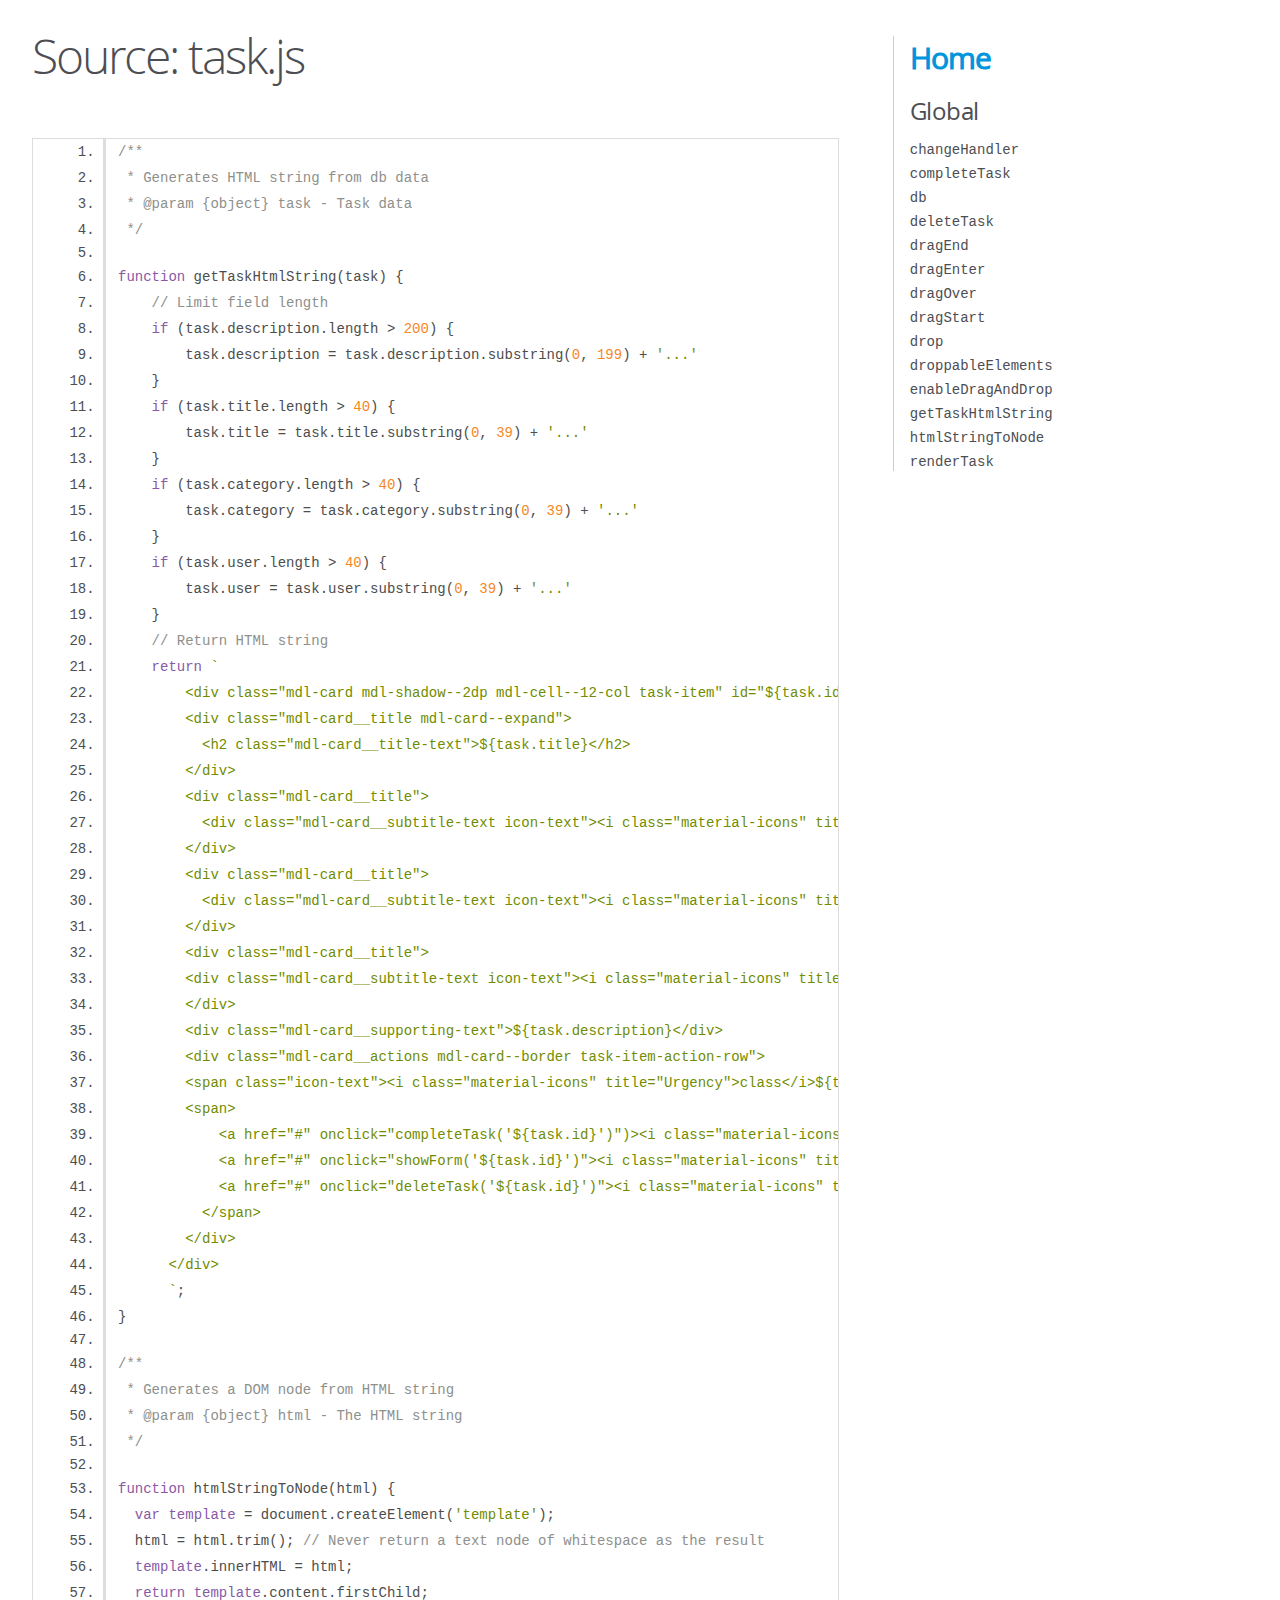
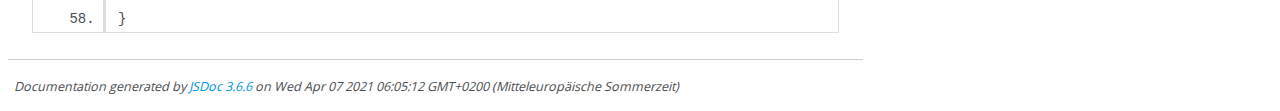
<file: docs/task.js.html>
<!DOCTYPE html>
<html lang="en">
<head>
    <meta charset="utf-8">
    <title>JSDoc: Source: task.js</title>

    <script src="scripts/prettify/prettify.js"> </script>
    <script src="scripts/prettify/lang-css.js"> </script>
    <!--[if lt IE 9]>
      <script src="//html5shiv.googlecode.com/svn/trunk/html5.js"></script>
    <![endif]-->
    <link type="text/css" rel="stylesheet" href="styles/prettify-tomorrow.css">
    <link type="text/css" rel="stylesheet" href="styles/jsdoc-default.css">
</head>

<body>

<div id="main">

    <h1 class="page-title">Source: task.js</h1>

    



    
    <section>
        <article>
            <pre class="prettyprint source linenums"><code>/**
 * Generates HTML string from db data
 * @param {object} task - Task data
 */

function getTaskHtmlString(task) {
    // Limit field length
    if (task.description.length > 200) {
        task.description = task.description.substring(0, 199) + '...'
    }
    if (task.title.length > 40) {
        task.title = task.title.substring(0, 39) + '...'
    }
    if (task.category.length > 40) {
        task.category = task.category.substring(0, 39) + '...'
    }
    if (task.user.length > 40) {
        task.user = task.user.substring(0, 39) + '...'
    }
    // Return HTML string
    return `
        &lt;div class="mdl-card mdl-shadow--2dp mdl-cell--12-col task-item" id="${task.id}">
        &lt;div class="mdl-card__title mdl-card--expand">
          &lt;h2 class="mdl-card__title-text">${task.title}&lt;/h2>
        &lt;/div>
        &lt;div class="mdl-card__title">
          &lt;div class="mdl-card__subtitle-text icon-text">&lt;i class="material-icons" title="Assignee">person&lt;/i>${task.user}&lt;/div>
        &lt;/div>
        &lt;div class="mdl-card__title">
          &lt;div class="mdl-card__subtitle-text icon-text">&lt;i class="material-icons" title="Category">folder&lt;/i>${task.category}&lt;/div>
        &lt;/div>
        &lt;div class="mdl-card__title">
        &lt;div class="mdl-card__subtitle-text icon-text">&lt;i class="material-icons" title="Due date">today&lt;/i>${task.duedate}&lt;/div>
        &lt;/div>
        &lt;div class="mdl-card__supporting-text">${task.description}&lt;/div>
        &lt;div class="mdl-card__actions mdl-card--border task-item-action-row">
        &lt;span class="icon-text">&lt;i class="material-icons" title="Urgency">class&lt;/i>${task.urgency}&lt;/span>
        &lt;span>
            &lt;a href="#" onclick="completeTask('${task.id}')")>&lt;i class="material-icons" title="Complete">done&lt;/i>&lt;/a>
            &lt;a href="#" onclick="showForm('${task.id}')">&lt;i class="material-icons" title="Edit">edit&lt;/i>&lt;/a>
            &lt;a href="#" onclick="deleteTask('${task.id}')">&lt;i class="material-icons" title="Delete">delete&lt;/i>&lt;/a>
          &lt;/span>
        &lt;/div>
      &lt;/div>
      `;
}

/**
 * Generates a DOM node from HTML string
 * @param {object} html - The HTML string
 */

function htmlStringToNode(html) {
  var template = document.createElement('template');
  html = html.trim(); // Never return a text node of whitespace as the result
  template.innerHTML = html;
  return template.content.firstChild;
}</code></pre>
        </article>
    </section>




</div>

<nav>
    <h2><a href="index.html">Home</a></h2><h3>Global</h3><ul><li><a href="global.html#changeHandler">changeHandler</a></li><li><a href="global.html#completeTask">completeTask</a></li><li><a href="global.html#db">db</a></li><li><a href="global.html#deleteTask">deleteTask</a></li><li><a href="global.html#dragEnd">dragEnd</a></li><li><a href="global.html#dragEnter">dragEnter</a></li><li><a href="global.html#dragOver">dragOver</a></li><li><a href="global.html#dragStart">dragStart</a></li><li><a href="global.html#drop">drop</a></li><li><a href="global.html#droppableElements">droppableElements</a></li><li><a href="global.html#enableDragAndDrop">enableDragAndDrop</a></li><li><a href="global.html#getTaskHtmlString">getTaskHtmlString</a></li><li><a href="global.html#htmlStringToNode">htmlStringToNode</a></li><li><a href="global.html#renderTask">renderTask</a></li></ul>
</nav>

<br class="clear">

<footer>
    Documentation generated by <a href="https://github.com/jsdoc/jsdoc">JSDoc 3.6.6</a> on Wed Apr 07 2021 06:05:12 GMT+0200 (Mitteleuropäische Sommerzeit)
</footer>

<script> prettyPrint(); </script>
<script src="scripts/linenumber.js"> </script>
</body>
</html>
</file>
<file: docs/styles/prettify-tomorrow.css>
/* Tomorrow Theme */
/* Original theme - https://github.com/chriskempson/tomorrow-theme */
/* Pretty printing styles. Used with prettify.js. */
/* SPAN elements with the classes below are added by prettyprint. */
/* plain text */
.pln {
  color: #4d4d4c; }

@media screen {
  /* string content */
  .str {
    color: #718c00; }

  /* a keyword */
  .kwd {
    color: #8959a8; }

  /* a comment */
  .com {
    color: #8e908c; }

  /* a type name */
  .typ {
    color: #4271ae; }

  /* a literal value */
  .lit {
    color: #f5871f; }

  /* punctuation */
  .pun {
    color: #4d4d4c; }

  /* lisp open bracket */
  .opn {
    color: #4d4d4c; }

  /* lisp close bracket */
  .clo {
    color: #4d4d4c; }

  /* a markup tag name */
  .tag {
    color: #c82829; }

  /* a markup attribute name */
  .atn {
    color: #f5871f; }

  /* a markup attribute value */
  .atv {
    color: #3e999f; }

  /* a declaration */
  .dec {
    color: #f5871f; }

  /* a variable name */
  .var {
    color: #c82829; }

  /* a function name */
  .fun {
    color: #4271ae; } }
/* Use higher contrast and text-weight for printable form. */
@media print, projection {
  .str {
    color: #060; }

  .kwd {
    color: #006;
    font-weight: bold; }

  .com {
    color: #600;
    font-style: italic; }

  .typ {
    color: #404;
    font-weight: bold; }

  .lit {
    color: #044; }

  .pun, .opn, .clo {
    color: #440; }

  .tag {
    color: #006;
    font-weight: bold; }

  .atn {
    color: #404; }

  .atv {
    color: #060; } }
/* Style */
/*
pre.prettyprint {
  background: white;
  font-family: Consolas, Monaco, 'Andale Mono', monospace;
  font-size: 12px;
  line-height: 1.5;
  border: 1px solid #ccc;
  padding: 10px; }
*/

/* Specify class=linenums on a pre to get line numbering */
ol.linenums {
  margin-top: 0;
  margin-bottom: 0; }

/* IE indents via margin-left */
li.L0,
li.L1,
li.L2,
li.L3,
li.L4,
li.L5,
li.L6,
li.L7,
li.L8,
li.L9 {
  /* */ }

/* Alternate shading for lines */
li.L1,
li.L3,
li.L5,
li.L7,
li.L9 {
  /* */ }
</file>
<file: docs/styles/jsdoc-default.css>
@font-face {
    font-family: 'Open Sans';
    font-weight: normal;
    font-style: normal;
    src: url('../fonts/OpenSans-Regular-webfont.eot');
    src:
        local('Open Sans'),
        local('OpenSans'),
        url('../fonts/OpenSans-Regular-webfont.eot?#iefix') format('embedded-opentype'),
        url('../fonts/OpenSans-Regular-webfont.woff') format('woff'),
        url('../fonts/OpenSans-Regular-webfont.svg#open_sansregular') format('svg');
}

@font-face {
    font-family: 'Open Sans Light';
    font-weight: normal;
    font-style: normal;
    src: url('../fonts/OpenSans-Light-webfont.eot');
    src:
        local('Open Sans Light'),
        local('OpenSans Light'),
        url('../fonts/OpenSans-Light-webfont.eot?#iefix') format('embedded-opentype'),
        url('../fonts/OpenSans-Light-webfont.woff') format('woff'),
        url('../fonts/OpenSans-Light-webfont.svg#open_sanslight') format('svg');
}

html
{
    overflow: auto;
    background-color: #fff;
    font-size: 14px;
}

body
{
    font-family: 'Open Sans', sans-serif;
    line-height: 1.5;
    color: #4d4e53;
    background-color: white;
}

a, a:visited, a:active {
    color: #0095dd;
    text-decoration: none;
}

a:hover {
    text-decoration: underline;
}

header
{
    display: block;
    padding: 0px 4px;
}

tt, code, kbd, samp {
    font-family: Consolas, Monaco, 'Andale Mono', monospace;
}

.class-description {
    font-size: 130%;
    line-height: 140%;
    margin-bottom: 1em;
    margin-top: 1em;
}

.class-description:empty {
    margin: 0;
}

#main {
    float: left;
    width: 70%;
}

article dl {
    margin-bottom: 40px;
}

article img {
  max-width: 100%;
}

section
{
    display: block;
    background-color: #fff;
    padding: 12px 24px;
    border-bottom: 1px solid #ccc;
    margin-right: 30px;
}

.variation {
    display: none;
}

.signature-attributes {
    font-size: 60%;
    color: #aaa;
    font-style: italic;
    font-weight: lighter;
}

nav
{
    display: block;
    float: right;
    margin-top: 28px;
    width: 30%;
    box-sizing: border-box;
    border-left: 1px solid #ccc;
    padding-left: 16px;
}

nav ul {
    font-family: 'Lucida Grande', 'Lucida Sans Unicode', arial, sans-serif;
    font-size: 100%;
    line-height: 17px;
    padding: 0;
    margin: 0;
    list-style-type: none;
}

nav ul a, nav ul a:visited, nav ul a:active {
    font-family: Consolas, Monaco, 'Andale Mono', monospace;
    line-height: 18px;
    color: #4D4E53;
}

nav h3 {
    margin-top: 12px;
}

nav li {
    margin-top: 6px;
}

footer {
    display: block;
    padding: 6px;
    margin-top: 12px;
    font-style: italic;
    font-size: 90%;
}

h1, h2, h3, h4 {
    font-weight: 200;
    margin: 0;
}

h1
{
    font-family: 'Open Sans Light', sans-serif;
    font-size: 48px;
    letter-spacing: -2px;
    margin: 12px 24px 20px;
}

h2, h3.subsection-title
{
    font-size: 30px;
    font-weight: 700;
    letter-spacing: -1px;
    margin-bottom: 12px;
}

h3
{
    font-size: 24px;
    letter-spacing: -0.5px;
    margin-bottom: 12px;
}

h4
{
    font-size: 18px;
    letter-spacing: -0.33px;
    margin-bottom: 12px;
    color: #4d4e53;
}

h5, .container-overview .subsection-title
{
    font-size: 120%;
    font-weight: bold;
    letter-spacing: -0.01em;
    margin: 8px 0 3px 0;
}

h6
{
    font-size: 100%;
    letter-spacing: -0.01em;
    margin: 6px 0 3px 0;
    font-style: italic;
}

table
{
    border-spacing: 0;
    border: 0;
    border-collapse: collapse;
}

td, th
{
    border: 1px solid #ddd;
    margin: 0px;
    text-align: left;
    vertical-align: top;
    padding: 4px 6px;
    display: table-cell;
}

thead tr
{
    background-color: #ddd;
    font-weight: bold;
}

th { border-right: 1px solid #aaa; }
tr > th:last-child { border-right: 1px solid #ddd; }

.ancestors, .attribs { color: #999; }
.ancestors a, .attribs a
{
    color: #999 !important;
    text-decoration: none;
}

.clear
{
    clear: both;
}

.important
{
    font-weight: bold;
    color: #950B02;
}

.yes-def {
    text-indent: -1000px;
}

.type-signature {
    color: #aaa;
}

.name, .signature {
    font-family: Consolas, Monaco, 'Andale Mono', monospace;
}

.details { margin-top: 14px; border-left: 2px solid #DDD; }
.details dt { width: 120px; float: left; padding-left: 10px;  padding-top: 6px; }
.details dd { margin-left: 70px; }
.details ul { margin: 0; }
.details ul { list-style-type: none; }
.details li { margin-left: 30px; padding-top: 6px; }
.details pre.prettyprint { margin: 0 }
.details .object-value { padding-top: 0; }

.description {
    margin-bottom: 1em;
    margin-top: 1em;
}

.code-caption
{
    font-style: italic;
    font-size: 107%;
    margin: 0;
}

.source
{
    border: 1px solid #ddd;
    width: 80%;
    overflow: auto;
}

.prettyprint.source {
    width: inherit;
}

.source code
{
    font-size: 100%;
    line-height: 18px;
    display: block;
    padding: 4px 12px;
    margin: 0;
    background-color: #fff;
    color: #4D4E53;
}

.prettyprint code span.line
{
  display: inline-block;
}

.prettyprint.linenums
{
  padding-left: 70px;
  -webkit-user-select: none;
  -moz-user-select: none;
  -ms-user-select: none;
  user-select: none;
}

.prettyprint.linenums ol
{
  padding-left: 0;
}

.prettyprint.linenums li
{
  border-left: 3px #ddd solid;
}

.prettyprint.linenums li.selected,
.prettyprint.linenums li.selected *
{
  background-color: lightyellow;
}

.prettyprint.linenums li *
{
  -webkit-user-select: text;
  -moz-user-select: text;
  -ms-user-select: text;
  user-select: text;
}

.params .name, .props .name, .name code {
    color: #4D4E53;
    font-family: Consolas, Monaco, 'Andale Mono', monospace;
    font-size: 100%;
}

.params td.description > p:first-child,
.props td.description > p:first-child
{
    margin-top: 0;
    padding-top: 0;
}

.params td.description > p:last-child,
.props td.description > p:last-child
{
    margin-bottom: 0;
    padding-bottom: 0;
}

.disabled {
    color: #454545;
}
</file>
